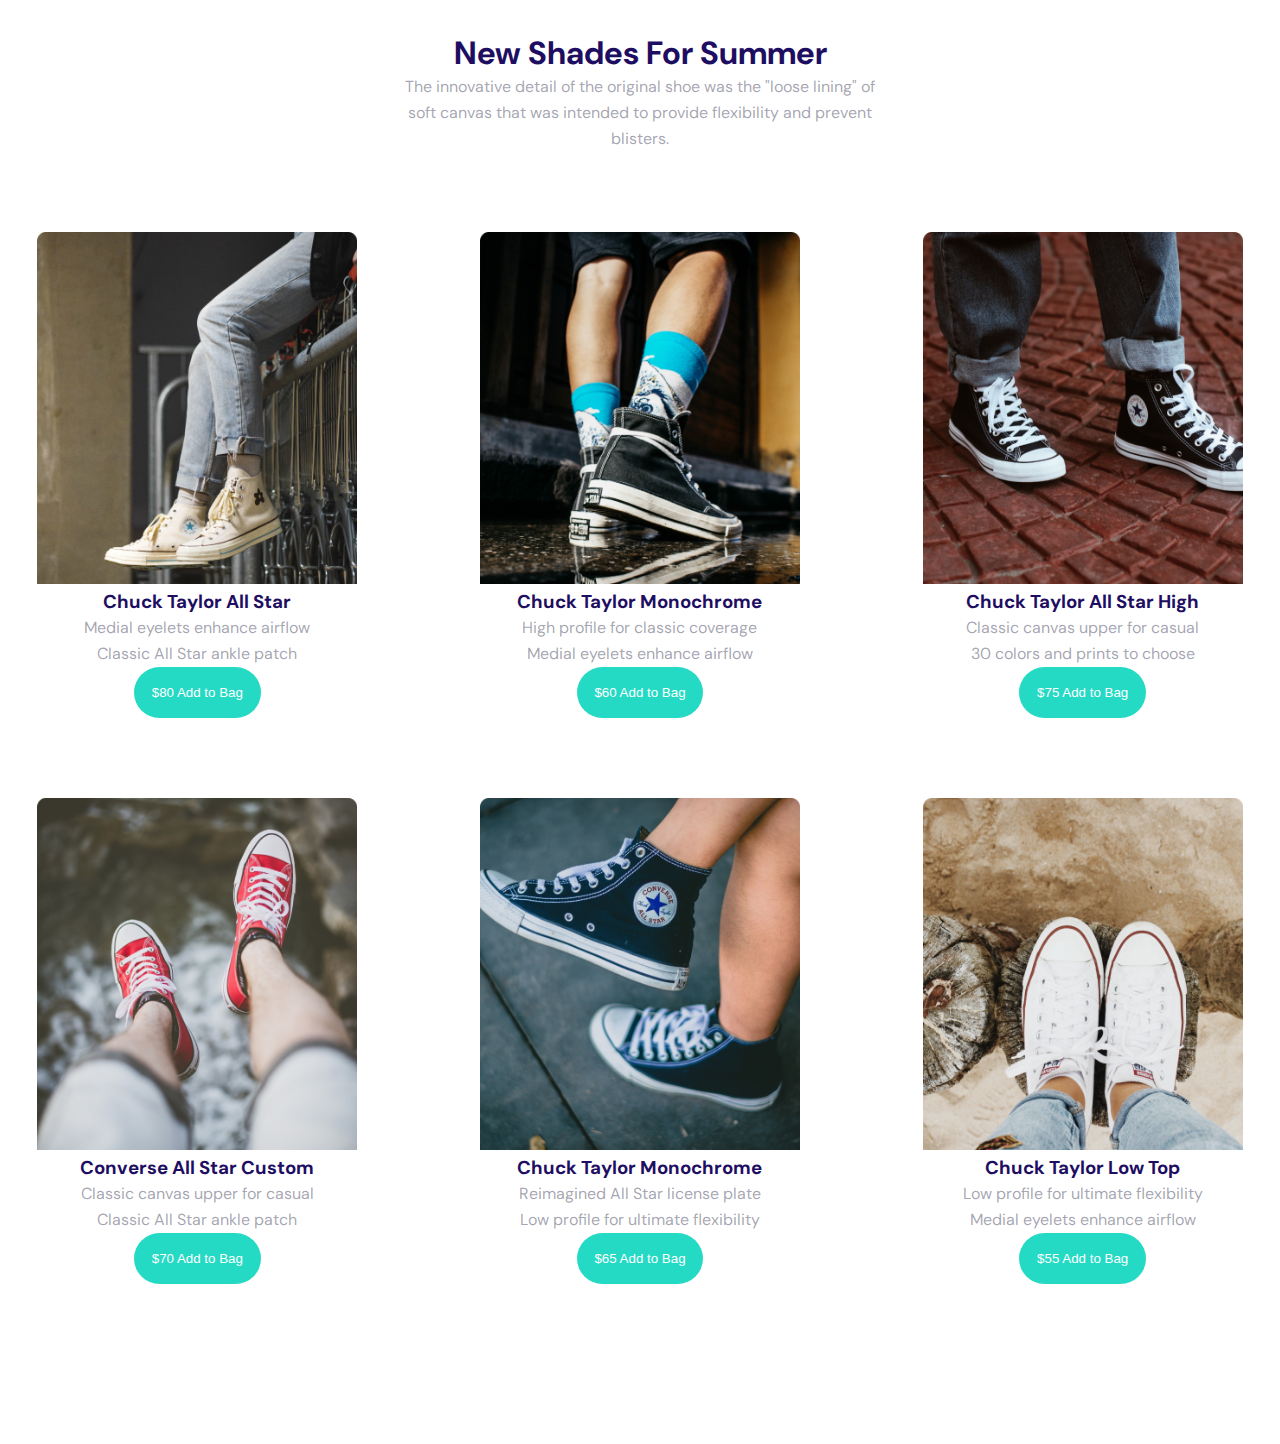
<file: Landing Page/index.html>
<!DOCTYPE html>
<html lang="en">
  <head>
    <meta charset="UTF-8" />
    <meta name="viewport" content="width=device-width, initial-scale=1.0" />
    <link rel="preconnect" href="https://fonts.googleapis.com" />
    <link rel="preconnect" href="https://fonts.gstatic.com" crossorigin />
    <link
      href="https://fonts.googleapis.com/css2?family=DM+Sans:opsz@9..40&display=swap"
      rel="stylesheet"
    />
    <link rel="stylesheet" href="./style.css" />
    <title>Shades For Summers</title>
  </head>
  <body>
    <header>
      <h1>New Shades For Summer</h1>
      <p>
        The innovative detail of the original shoe was the "loose lining" of
        soft canvas that was intended to provide flexibility and prevent
        blisters.
      </p>
    </header>
    <section class="hero-section">
      <section class="hero-section-1">
        <img
          class="product-images"
          src="./images/Product image (1).png"
          alt="not found"
        />
        <div class="hero-section-description">
          <h3>Chuck Taylor All Star</h3>
          <ul>
            <li>Medial eyelets enhance airflow</li>
            <li>Classic All Star ankle patch</li>
          </ul>
          <button>$80 Add to Bag</button>
        </div>
      </section>
      <section class="hero-section-2">
        <img
          class="product-images"
          src="./images/Product image (2).png"
          alt="not found"
        />
        <div class="hero-section-description">
          <h3>Chuck Taylor Monochrome</h3>
          <ul>
            <li>High profile for classic coverage</li>
            <li>Medial eyelets enhance airflow</li>
          </ul>
          <button>$60 Add to Bag</button>
        </div>
      </section>
      <section class="hero-section-3">
        <img
          class="product-images"
          src="./images/Product image (3).png"
          alt="not found"
        />
        <div class="hero-section-description">
          <h3>Chuck Taylor All Star High</h3>
          <ul>
            <li>Classic canvas upper for casual</li>
            <li>30 colors and prints to choose</li>
          </ul>
          <button>$75 Add to Bag</button>
        </div>
      </section>
    </section>

    <section class="hero-section">
      <section class="hero-section-1">
        <img
          class="product-images"
          src="./images/Product image (4).png"
          alt=""
        />
        <div class="hero-section-description">
          <h3>Converse All Star Custom</h3>
          <ul>
            <li>Classic canvas upper for casual</li>
            <li>Classic All Star ankle patch</li>
          </ul>
          <button>$70 Add to Bag</button>
        </div>
      </section>
      <section class="hero-section-2">
        <img
          class="product-images"
          src="./images/Product image (5).png"
          alt=""
        />
        <div class="hero-section-description">
          <h3>Chuck Taylor Monochrome</h3>
          <ul>
            <li>Reimagined All Star license plate</li>
            <li>Low profile for ultimate flexibility</li>
          </ul>
          <button>$65 Add to Bag</button>
        </div>
      </section>
      <section class="hero-section-3">
        <img
          class="product-images"
          src="./images/Product image (6).png"
          alt=""
        />
        <div class="hero-section-description">
          <h3>Chuck Taylor Low Top</h3>
          <ul>
            <li>Low profile for ultimate flexibility</li>
            <li>Medial eyelets enhance airflow</li>
          </ul>
          <button>$55 Add to Bag</button>
        </div>
      </section>
    </section>
  </body>
</html>
</file>
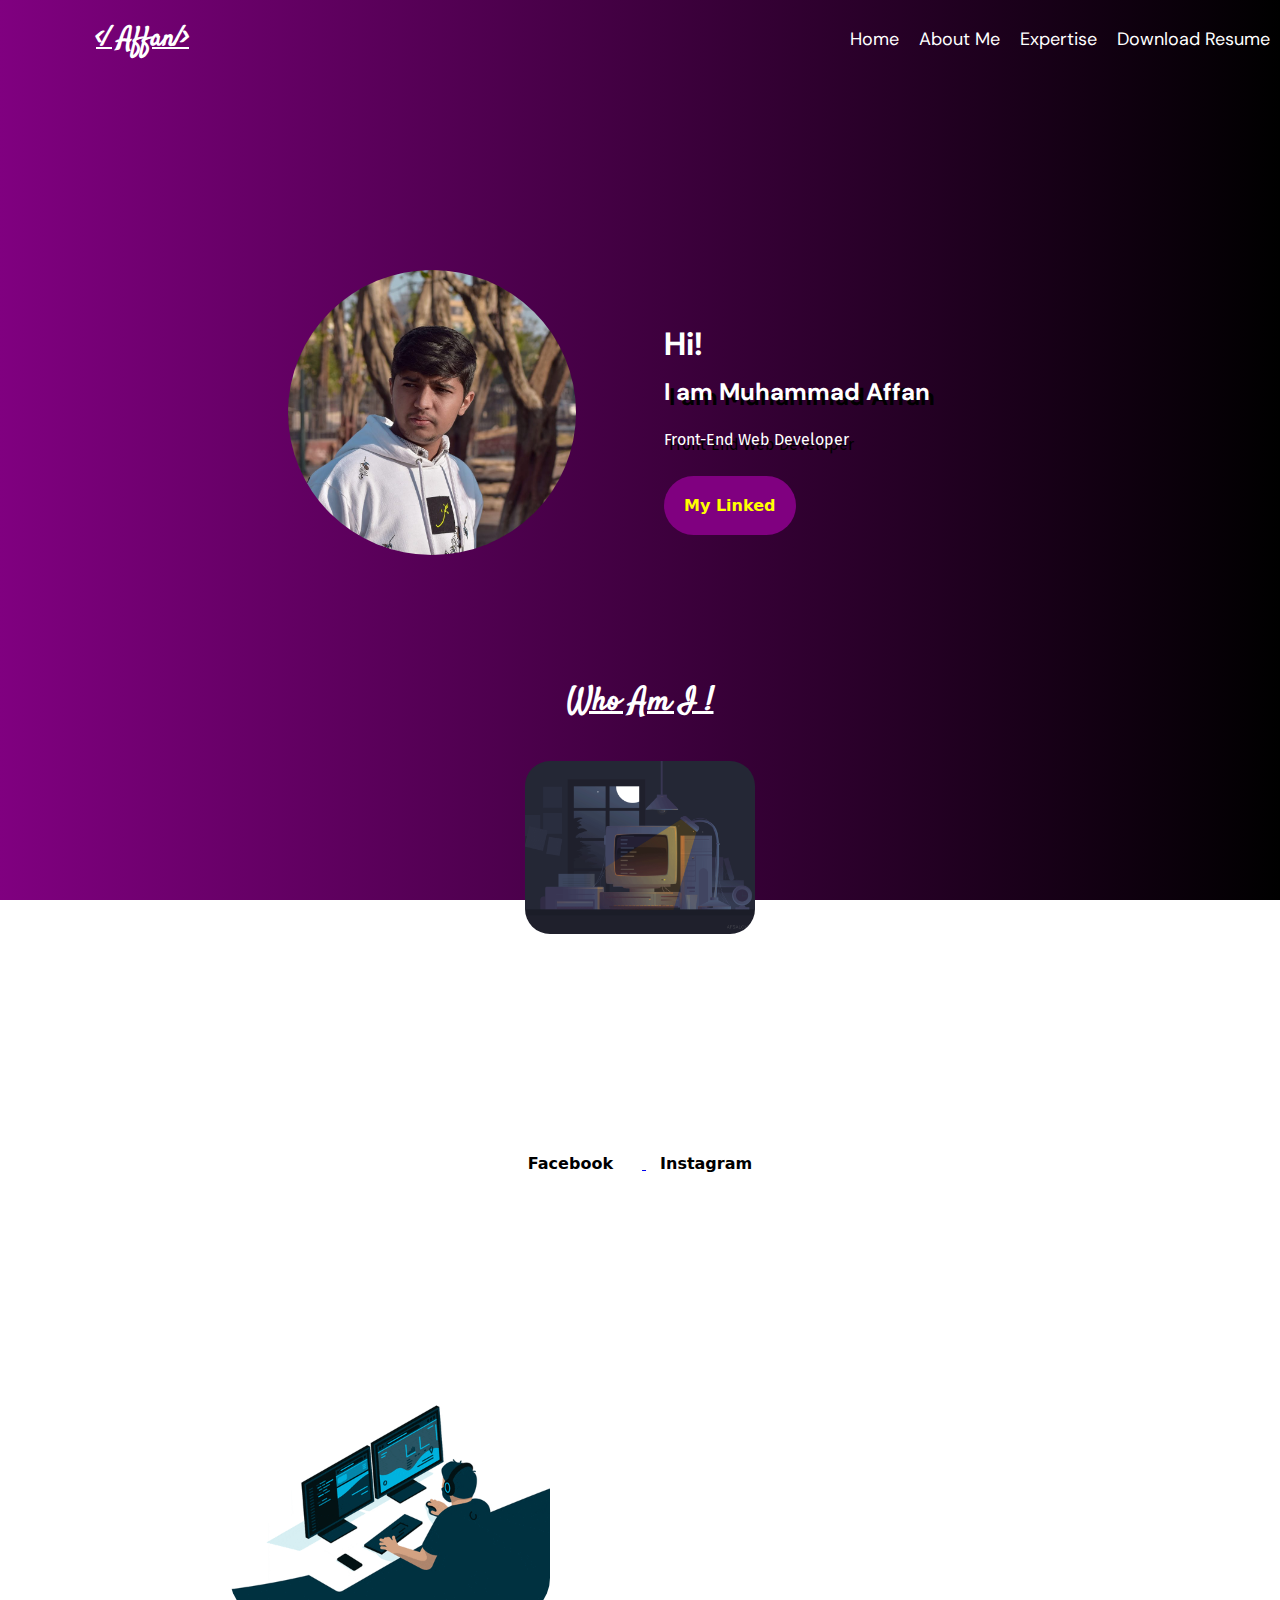
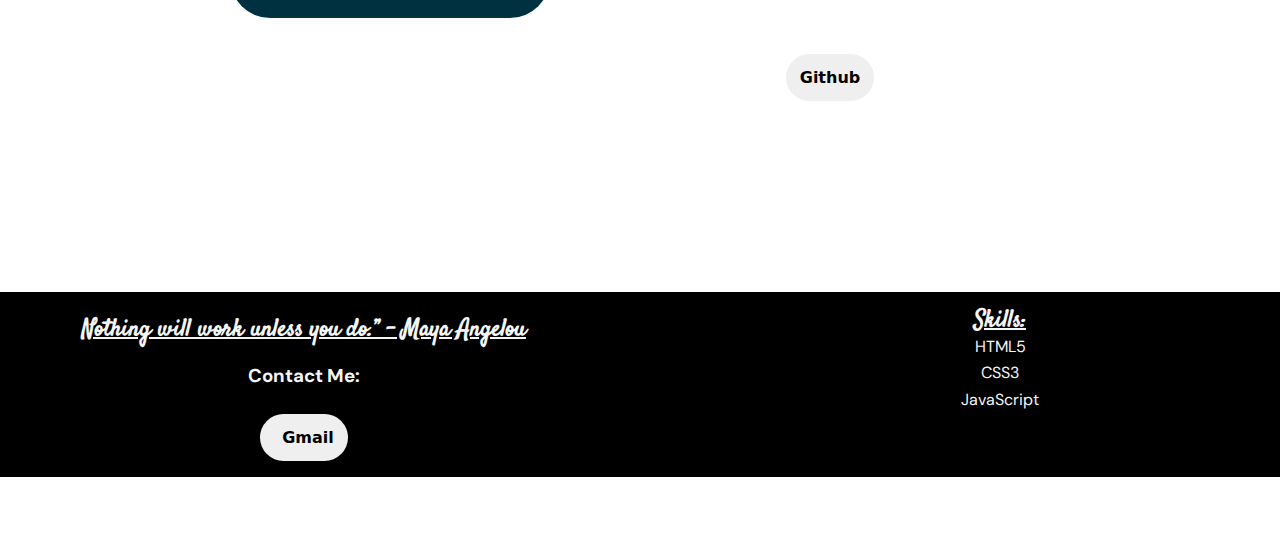
<file: Portfolio Website/index.html>
<!DOCTYPE html>
<html lang="en">

<head>
    <meta charset="UTF-8">
    <meta name="viewport" content="width=device-width, initial-scale=1.0">
    <title>Muhammad Affan's Portfolio</title>
    <link rel="stylesheet" href="./index.css">
    <link rel="preconnect" href="https://fonts.googleapis.com">
    <link rel="preconnect" href="https://fonts.gstatic.com" crossorigin>
    <link href="https://fonts.googleapis.com/css2?family=Satisfy&display=swap" rel="stylesheet">
    <link rel="preconnect" href="https://fonts.googleapis.com">
    <link rel="preconnect" href="https://fonts.gstatic.com" crossorigin>
    <link href="https://fonts.googleapis.com/css2?family=Nunito&display=swap" rel="stylesheet">
    <link rel="preconnect" href="https://fonts.googleapis.com">
    <link rel="preconnect" href="https://fonts.gstatic.com" crossorigin>
    <link href="https://fonts.googleapis.com/css2?family=DM+Sans:opsz@9..40&display=swap" rel="stylesheet">
    <link rel="preconnect" href="https://fonts.googleapis.com">
    <link rel="preconnect" href="https://fonts.gstatic.com" crossorigin>
    <link href="https://fonts.googleapis.com/css2?family=Fira+Sans:wght@100&display=swap" rel="stylesheet">
    <link rel="stylesheet" href="https://cdnjs.cloudflare.com/ajax/libs/font-awesome/6.4.2/css/all.min.css"
        integrity="sha512-z3gLpd7yknf1YoNbCzqRKc4qyor8gaKU1qmn+CShxbuBusANI9QpRohGBreCFkKxLhei6S9CQXFEbbKuqLg0DA=="
        crossorigin="anonymous" referrerpolicy="no-referrer" />
</head>

<body>
    <header class="header">
        <div class="header-left">
            <a href="./index.html">
                <h2>&lt;/ Affan/&gt;</h2>

            </a>

        </div>
        <div class="header-right">
            <a href="">Home</a>
            <a href="">About Me</a>
            <a href="">Expertise</a>
            <a href="./Muhammad Affan's Resume.pdf" download="Muhammad Affan's Resume.pdf">Download Resume</a>


        </div>
    </header>
    <section class="introduction">
        <section class="introduction-image">
            <img src="./Profile Picture.jpg" alt="not founded">
        </section>
        <section class="introduction-description">
            <h1>Hi!</h1>
            <h2>I am Muhammad Affan</h2>
            <p>Front-End Web Developer</p>
            <a target="_blank" href="https://www.linkedin.com/in/muhammad-affan-396660245/">
                <button> My Linked
                    <i class="fa-brands fa-linkedin-in" style="color: white;"></i>
                </button>

            </a>

        </section>
    </section>
    <h1 id="aboutMe">Who Am I !</h1>
    <section class="about-me-description">
        <div id="gif">
            <img src="./aboutme.gif" alt="">
        </div>
        <div>
            <p>Hi! My name is Muhammad Affan and I am currently a student of Computer Science at NED university. I have
                been working with HTML5 and CSS3 for the past 6 months. These days I am learning and practicing
                Javascript so that I can work with React in future as it is very important library in the world of
                web-development. I am currently active on Linkedin and Github as it helps me to keep a check on the
                upcoming technologies. Moreover, in the near future I have plans to be a full stack developer.</p>

        </div>
        <div class="aboutButtons">
            <a target="_blank" href="https://web.facebook.com/muhammad.affan.169067">
                <button id="fbButton">Facebook</button>
            </a>
            <a target="_blank" href="https://www.instagram.com/moh_affan_8/?hl=en">
                <button id="instaButton">Instagram</button>
            </a>
        </div>
    </section>
    <h1 id="projectHeading">About My Projects</h1>
    <section class="projects">
        <section class="projects-image">
            <img src="./projects.gif" alt="not downloaded yet">
        </section>
        <section class="projects-description">
            <p>So far I have developed landing pages for e-commerce websites using HTML and CSS. Morever, for my
                university projects I have developed a static website for an e-commerce website. Recently, my team FAW
                participated in a competition AI Fest 4.0 and built a website for RCAI LAB too. Currently, I am working
                with Codsoft as an web developer intern and developing websites using JavaScript too. All of my projects
                are uploaded on github. You can find it here:</p>
            <a target="_blank" href="https://github.com/MuhammadAffan-06">
                <button id="githubButton">
                    <i class="fa-solid fa-code-merge"></i> Github
                </button>
            </a>
        </section>
    </section>
    <h1 id="footer-heading">Work with me</h1>
    <footer class="footer-elements">
        <section class="footer-elements-left">
            <h2>Nothing will work unless you do.” - Maya Angelou</h2>
            <h3>Contact Me:</h3>
            <a href="https://myaccount.google.com/" target="_blank">
                <button><i class="fa-regular fa-envelope-open"></i>Gmail</button>
            </a>
        </section>
        <section class="footer-elements-right">
            <h3>Skills:</h3>
            <ul>
                <li>HTML5</li>
                <li>CSS3</li>
                <li>JavaScript</li>
            </ul>
        </section>

    </footer>
    <p id="copyright">© Muhammad Affan 2023. All rights reserved.

        For inquiries, permissions, or collaboration opportunities, please contact maffan2202@gmail.com
    </p>
</body>


</html>
</file>
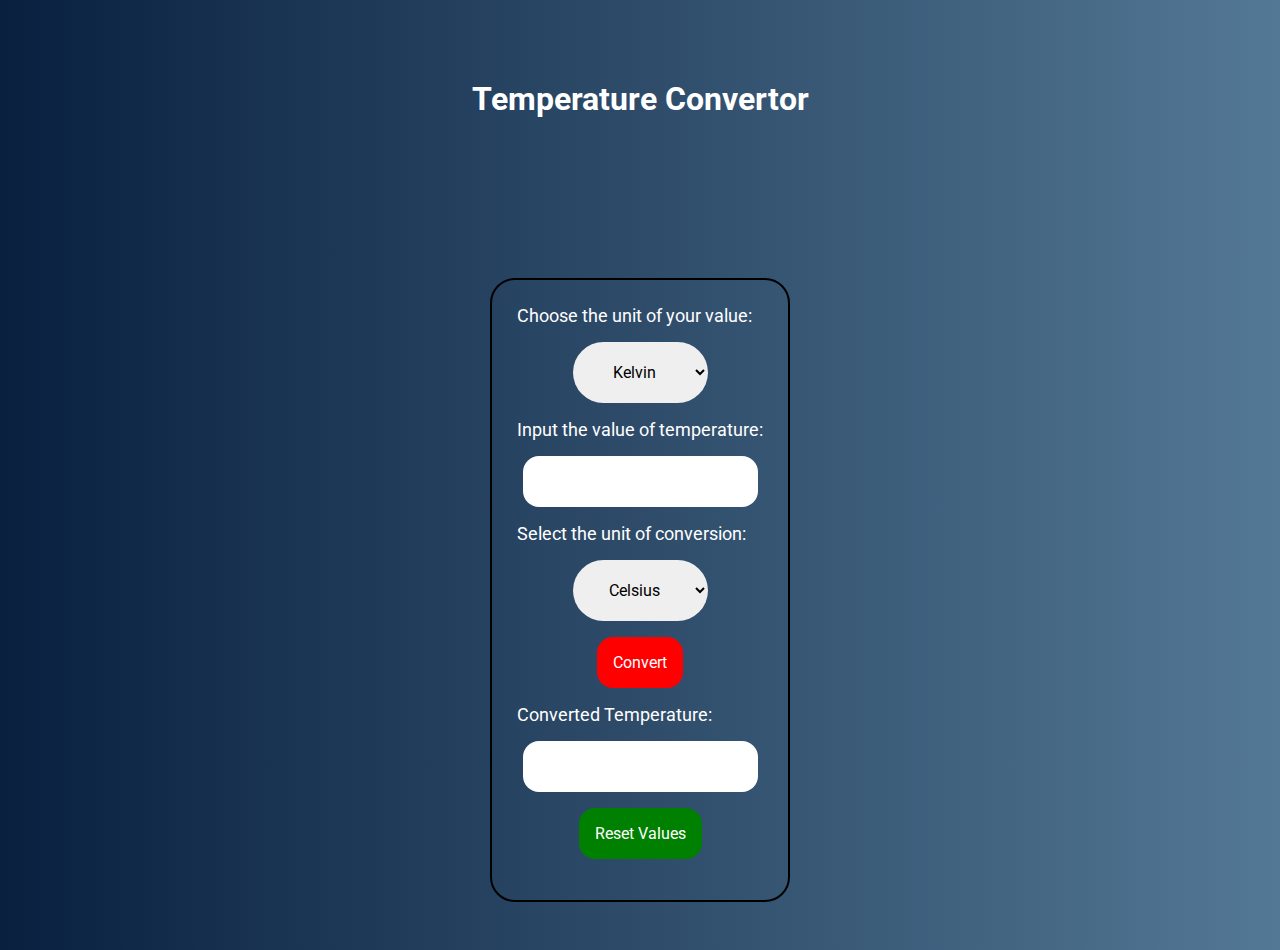
<file: Temperature Convertor Website/index.html>
<!DOCTYPE html>
<html lang="en">
  <head>
    <meta charset="UTF-8" />
    <meta name="viewport" content="width=device-width, initial-scale=1.0" />
    <title>Temperature Convertor</title>
    <link rel="preconnect" href="https://fonts.googleapis.com" />
    <link rel="preconnect" href="https://fonts.gstatic.com" crossorigin />
    <link
      href="https://fonts.googleapis.com/css2?family=Roboto&display=swap"
      rel="stylesheet"
    />
    <link rel="stylesheet" href="./style.css" />
  </head>
  <body>
    <div class="main-heading">
      <h1>Temperature Convertor</h1>
    </div>
    <div>
      <form id="mainForm">
        <label id="dropdown-menu">Choose the unit of your value:</label>
        <br />
        <select id="dropdownValue" class="dropdown-menu">
          <option value="kelvin">Kelvin</option>
          <option value="celsius">Celsius</option>
          <option value="Fahrenheit">Fahrenheit</option>
        </select>
        <label for="userInput">Input the value of temperature:</label>
        <br />
        <input class="inputFields" id="userInput" type="text" />
        <label for="dropdown-menu">Select the unit of conversion:</label>
        <br />
        <select id="conversionDropdown" class="dropdown-menu">
          <option value="kelvin">Kelvin</option>
          <option value="celsius" selected>Celsius</option>
          <option value="Fahrenheit">Fahrenheit</option>
        </select>
        <input class="Btn" type="button" value="Convert" />
        <label class="" for="processedOutput">Converted Temperature:</label>
        <br />
        <input class="inputFields" id="processedOutput" type="text" />
        <input class="Btn" type="reset" value="Reset Values" id="resetBtn" />
      </form>
    </div>
    <script src="./index.js"></script>
  </body>
</html>
</file>
<file: Landing Page/style.css>
* {
  margin: 0;
  padding: 0;
  box-sizing: border-box;
}
:root {
  --primary-font: "DM Sans", sans-serif;
  --primary-color: #1e0e62;
  --p-color: rgba(21, 20, 57, 0.4);
  --button-bg: #25dac5;
}
body {
  padding-bottom: 10rem;
}
header {
  text-align: center;
  margin-top: 2rem;
  font-family: var(--primary-font);
}
header h1 {
  color: var(--primary-color);
}
header p {
  color: var(--p-color);
  line-height: 26px;
  max-width: 30rem;
  margin: 0 auto;
}

.hero-section {
  display: grid;
  grid-template-columns: 2fr 2fr 2fr;
  gap: 3rem;
  margin-top: 5rem;
  font-family: var(--primary-font);
}
.product-images {
  width: 20rem;
  height: 22rem;
}

.hero-section-1,
.hero-section-2,
.hero-section-3 {
  text-align: center;
}
.hero-section-description {
  line-height: 26px;
}
.hero-section-description h3 {
  color: var(--primary-color);
}
.hero-section-description ul {
  color: var(--p-color);
  list-style: none;
}
.hero-section-description button {
  color: white;
  background-color: var(--button-bg);
  border-radius: 6.25rem;
  padding: 1.12rem;
  border: none;
}
</file>
<file: Portfolio Website/index.css>
* {
    box-sizing: border-box;
    padding: 0;
    margin: 0;
}

:root {
    --heading-font: 'Satisfy', cursive;
    --default-font: 'DM Sans', sans-serif;

}

body {
    background-image: linear-gradient(to right, #800080, black);
    font-size: 16px;
    background-size: cover;
    background-repeat: no-repeat;
    background-attachment: fixed;

}

/* Header Styling */
.header {
    display: flex;
    align-items: center;
    justify-content: space-between;
    padding: 20px 0;
    flex-wrap: wrap;
}

.header-left {
    font-family: var(--heading-font);
    font-size: large;
    color: white;
    margin-left: 1in;
    order: 1;
    /* Change order for mobile view */
    flex: 1;
    /* Expand to take available space */
}

.header-left a {
    color: white;
    transition: all ease 1s;

}

.header-left a:hover {
    transition: all ease 1s;
    color: yellow;
}

.header-right {
    font-family: var(--default-font);
    font-size: large;
    display: flex;
    /* Display links in a row */
    align-items: center;
    /* Center vertically */
    order: 2;
    /* Change order for mobile view */
}

.header-right a {
    color: white;
    text-decoration: none;
    margin: 0 10px;
    /* Adjust margin for spacing */
    transition: all ease 1s;
}

.header-right a:hover {
    color: yellow;
    transform: scale(1.2);
}

/* Description Styling */
.introduction {
    display: grid;
    grid-template-columns: 2fr 2fr;
    gap: 0.5in;
    margin-top: 2in;
    overflow-x: hidden;
    transition: ease-in-out 1s;
}

.introduction-image img {
    width: 3in;
    border-radius: 50%;
    margin-left: 3in;

}

.introduction-description {
    color: white;
    font-family: var(--default-font);
    line-height: 0.5in;
    padding-top: 50px;


}

.introduction-description h1 {
    font-size: xx-large;
}

.introduction-description h2 {
    font-size: x-large;
    text-shadow: 5px 5px black;
}

.introduction-description p {
    font-family: 'Fira Sans', sans-serif;
    text-shadow: 5px 5px black;
}

.introduction-description button {
    margin-top: 12px;
    color: yellow;
    font-family: system-ui, -apple-system, BlinkMacSystemFont, 'Segoe UI', Roboto, Oxygen, Ubuntu, Cantarell, 'Open Sans', 'Helvetica Neue', sans-serif;
    background-color: purple;
    padding: 20px;
    border-radius: 45px;
    border: none;
    font-size: medium;
    font-weight: bold;
    cursor: pointer;
}

.introduction:hover {
    transition: ease-in-out 1s;
    transform: translateY(-30px);
    overflow-x: hidden;
}

/* About Me Styling */

#aboutMe {
    text-align: center;
    color: white;
    font-family: var(--heading-font);
    margin-top: 120px;
    text-decoration: underline;
}

.about-me-description {
    padding-top: 35px;
    margin: 0 auto;
    color: white;
    width: 600px;
    line-height: 0.6cm;
    font-family: var(--default-font);
}

#gif {
    text-align: center;
    margin-bottom: 12px;
}

#gif img {
    width: 230px;
    border-radius: 25px;
    margin: 0 auto;
}

#aboutButtons {
    text-align: center;
    margin-top: 0.3in;
}

.aboutButtons {
    text-align: center;
    margin-top: 0.3in;
}

.aboutButtons a button {
    padding: 14px;
    border: none;
    border-radius: 50px;
    font-size: medium;
    font-family: system-ui, -apple-system, BlinkMacSystemFont, 'Segoe UI', Roboto, Oxygen, Ubuntu, Cantarell, 'Open Sans', 'Helvetica Neue', sans-serif;
    font-weight: bold;
    transition: all ease 2s;
    cursor: pointer;
}

#fbButton {
    background-color: white;
    color: black;
    margin-right: 15px;

}

#instaButton {
    background-color: white;
    color: black;

}

#fbButton:hover {
    background-color: blue;
    color: whitesmoke;
    transition: all ease 2s;
}

#instaButton:hover {
    background: linear-gradient(135deg, #F56040, #FD1D1D, #833AB4);
    transition: all ease 2s;
    color: whitesmoke;

}

/* Project Styling */
#projectHeading {
    font-family: var(--heading-font);
    color: white;
    text-align: center;
    margin-top: 1in;
    text-decoration: underline;

}

.projects {
    display: grid;
    grid-template-columns: 3fr 3fr;
    text-align: center;
    margin-top: 0.5in;
}

.projects-image img {
    border-radius: 40px;
    width: 320px;
    margin-left: 140px;
}

.projects-description {
    color: white;
    width: 380px;
    margin-top: 30px;
    font-family: var(--default-font);
    line-height: 0.6cm;

}

#githubButton {
    margin-top: 0.5cm;
    padding: 14px;
    border: none;
    border-radius: 50px;
    font-size: medium;
    font-family: system-ui, -apple-system, BlinkMacSystemFont, 'Segoe UI', Roboto, Oxygen, Ubuntu, Cantarell, 'Open Sans', 'Helvetica Neue', sans-serif;
    font-weight: bold;
    transition: all ease 1s;
    cursor: pointer;
}

#githubButton:hover {
    background-color: black;
    color: whitesmoke;
    transition: all ease 1s;
}

.fa-solid:hover {
    color: white;
}

/* Footer Styling */
#footer-heading {
    font-family: var(--heading-font);
    color: white;
    text-align: center;
    margin-top: 6rem;
    text-decoration: underline;
}

.footer-elements {
    display: grid;
    grid-template-columns: 3fr 3fr;
    margin-top: 3rem;
    background-color: black;
    gap: 12rem;
    padding: 1rem;
    text-align: center;
    transition: ease-in-out 2s;
}

.footer-elements-left {
    line-height: 1.2cm;
}

.footer-elements-left h2 {
    font-family: var(--heading-font);
    color: whitesmoke;
    margin-left: 3rem;
    text-decoration: underline;
}

.footer-elements-left h3 {
    font-family: var(--default-font);
    color: whitesmoke;
    margin-left: 3rem;
}

.footer-elements-left button {
    margin-left: 3rem;
    margin-top: 1rem;
    padding: 14px;
    border: none;
    border-radius: 30px;
    font-size: medium;
    font-family: system-ui, -apple-system, BlinkMacSystemFont, 'Segoe UI', Roboto, Oxygen, Ubuntu, Cantarell, 'Open Sans', 'Helvetica Neue', sans-serif;
    font-weight: bold;
    transition: all ease 1.5s;
    cursor: pointer;
}

.footer-elements-left button i {
    margin-right: 0.5rem;
}

.footer-elements-left button:hover {
    transition: all ease 1s;
    background-color: #D44638;
    color: white;
}

.footer-elements-right h3 {
    font-family: var(--heading-font);
    font-weight: bold;
    font-size: x-large;
    text-decoration: underline;
}

.footer-elements-right {
    color: whitesmoke;
    font-family: var(--default-font);
    line-height: 0.7cm;
}

.footer-elements-right li {
    list-style: none;
}

.footer-elements:hover {
    transition: ease-in-out 1s;
    transform: translateY(-3rem);
}

/* copyright styling */
#copyright {
    color: white;
    margin: 0 auto;
    width: 500px;
    font-family: var(--default-font);
}

/* Mobile Responsiveness */

@media only screen and (max-width: 600px) {
    body {
        overflow-x: hidden;
        background-image: linear-gradient(to right, #800080, black);
        background-repeat: no-repeat;
        margin-left: 10rem;                
    }

    .header {
        text-align: center;
    }

    /* Header Styling */
    .header-left,
    .header-right a {
        font-size: 12px;
        margin: 0 auto;
        padding: 8px;
        display: block;
    }



    /* Introduction Styling */
    .introduction {
        grid-template-columns: 1fr;
        /* Change to a single column layout */
        gap: 1rem;
        /* Reduce the gap between sections */
        margin-top: 1.5in;
        /* Adjust the top margin */
        text-align: center;
    }

    .introduction-image img {
        width: 70%;
        /* Make the image responsive */
        margin-left: 0;
        /* Reset the margin */
    }

    .introduction-description {
        padding-top: 20px;
        /* Adjust spacing */
    }

    /* About Me Styling */
    #aboutMe {
        margin-top: 40px;
        /* Adjust spacing */
    }

    .about-me-description {
        width: 100%;
        /* Make the text width full */
        padding-top: 20px;
        /* Adjust spacing */
        text-align: center;

    }

    .about-me-description div:nth-child(2) {
        width: 100%;
        font-size: 12px;
    }

    #gif img {
        width: 50%;
        /* Make the image responsive */
        border-radius: 15px;
        /* Adjust border radius */
    }

    /* Project Styling */
    #projectHeading {
        margin-top: 40px;
        /* Adjust spacing */
    }

    .projects {
        grid-template-columns: 1fr;
        /* Change to a single column layout */
        margin-top: 0.5in;
    }

    .projects-image img {
        width: 60%;
        /* Make the image responsive */
        margin-left: 0;
    }

    .projects-description {
        width: 100%;
        /* Make the text width full */
        margin-top: 20px;
        /* Adjust spacing */
        font-size: 12px;
    }

    #githubButton {
        margin-top: 20px;
        /* Adjust spacing */
    }

    /* Footer Styling */
    #footer-heading {
        margin-top: 40px;
        /* Adjust spacing */
    }

    .footer-elements {
        grid-template-columns: 1fr;
        /* Change to a single column layout */
        gap: 1rem;
        /* Reduce the gap between sections */
        margin-top: 1rem;
        /* Adjust the top margin */
        background-color: black;
        padding: 1rem;
    }
    #copyright
    {
        margin: 0 auto;
    }

}
</file>
<file: Temperature Convertor Website/style.css>
* {
  box-sizing: border-box;
  padding: 0;
  margin: 0;
}
:root {
  --primary-font: "Roboto", sans-serif;
}
body {
  background-image: linear-gradient(to right, #09203f, #537895);
  background-size: cover;
  font-family: var(--primary-font);
  padding-bottom: 3rem;
}
.main-heading {
  color: white;
  text-align: center;
  margin-bottom: 10rem;
  margin-top: 5rem;
}
#mainForm {
  color: white;
  border: 2px solid black;
  width: fit-content;
  margin: 0 auto;
  border-radius: 25px;
  padding: 25px;
}
label {
  font-size: large;
}
.dropdown-menu,
.inputFields,
.Btn {
  margin: 0 auto;
  display: block;
  text-align: center;
  font-size: medium;
  margin-top: 1rem;
  margin-bottom: 1rem;
  font-family: var(--primary-font);
  border: none ;
}
.dropdown-menu {
  padding: 1.25rem;
  border-radius: 2rem;
}
.inputFields {
  padding: 1rem;
  border-radius: 1rem;
}
.Btn {
  padding: 1rem;
  border-radius: 1rem;
  background-color: red;
  color: white;
}
#resetBtn
{
  background-color: green;
}
</file>
